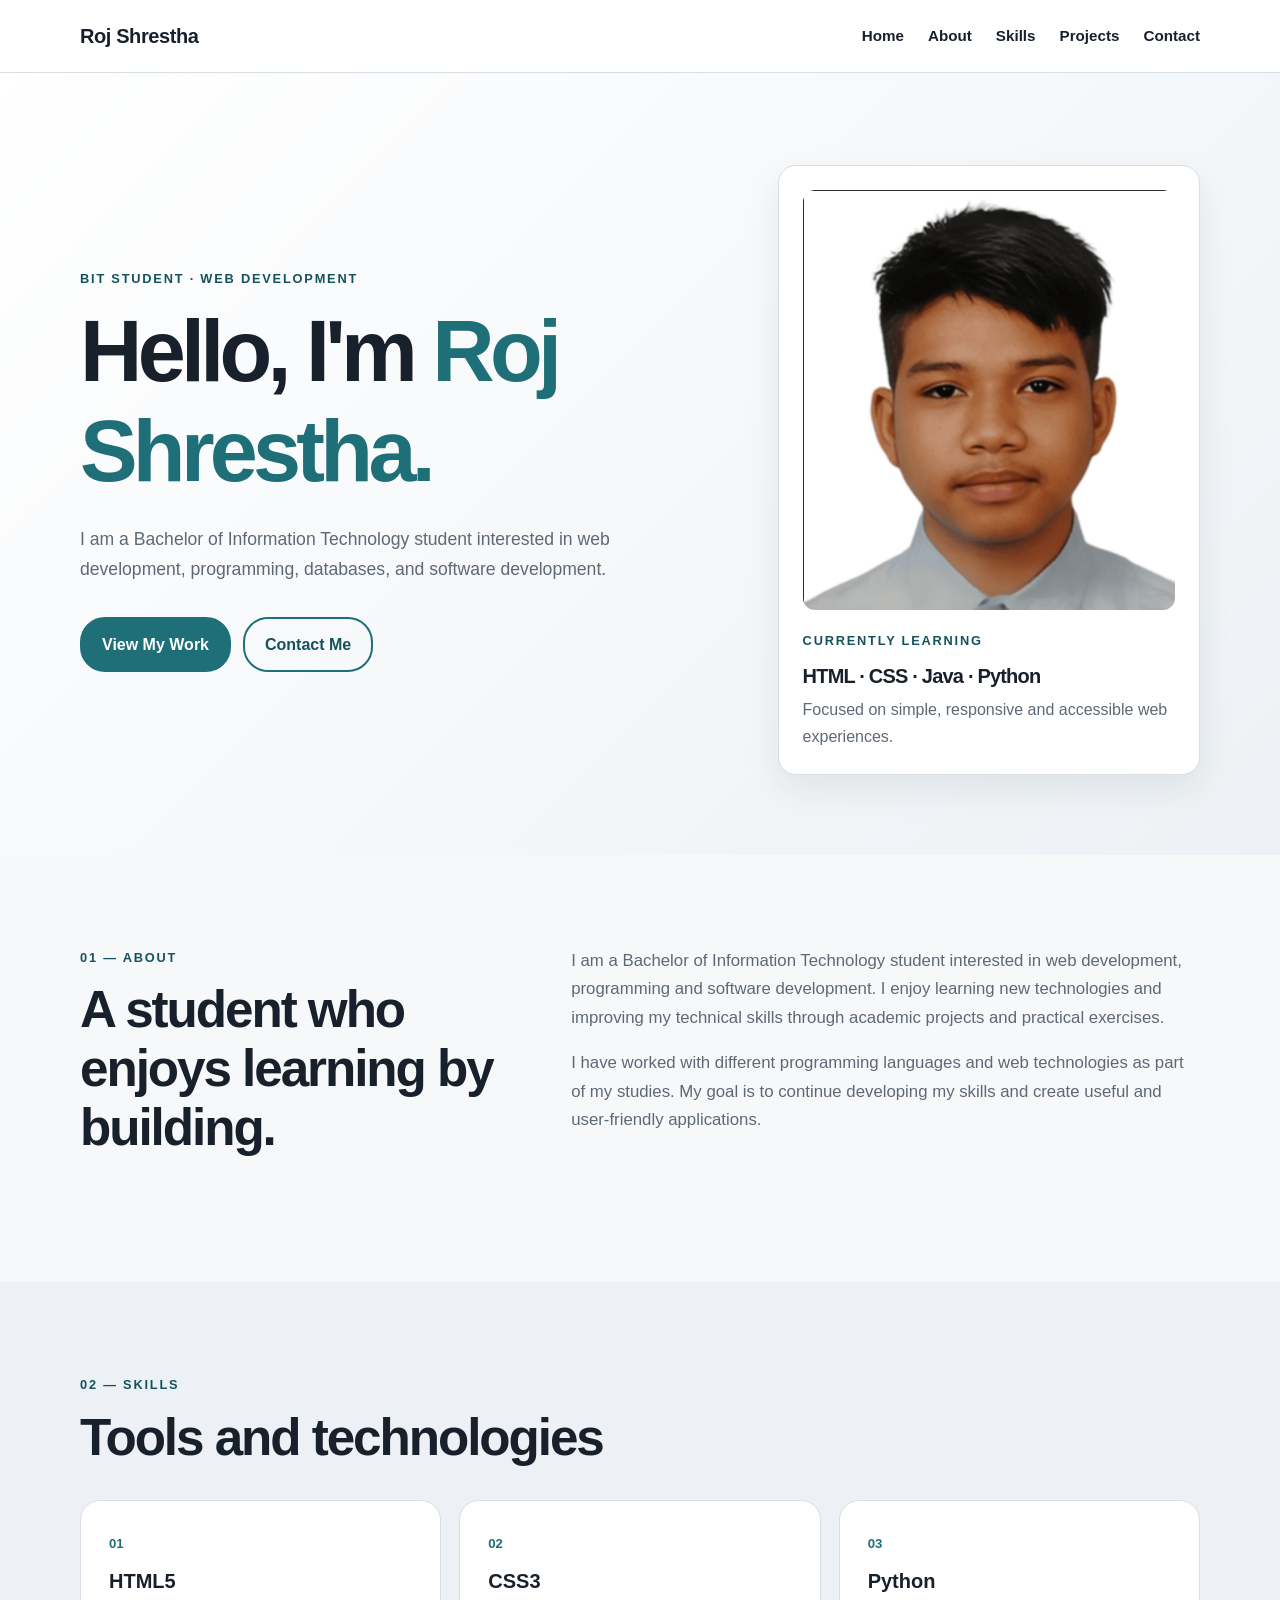
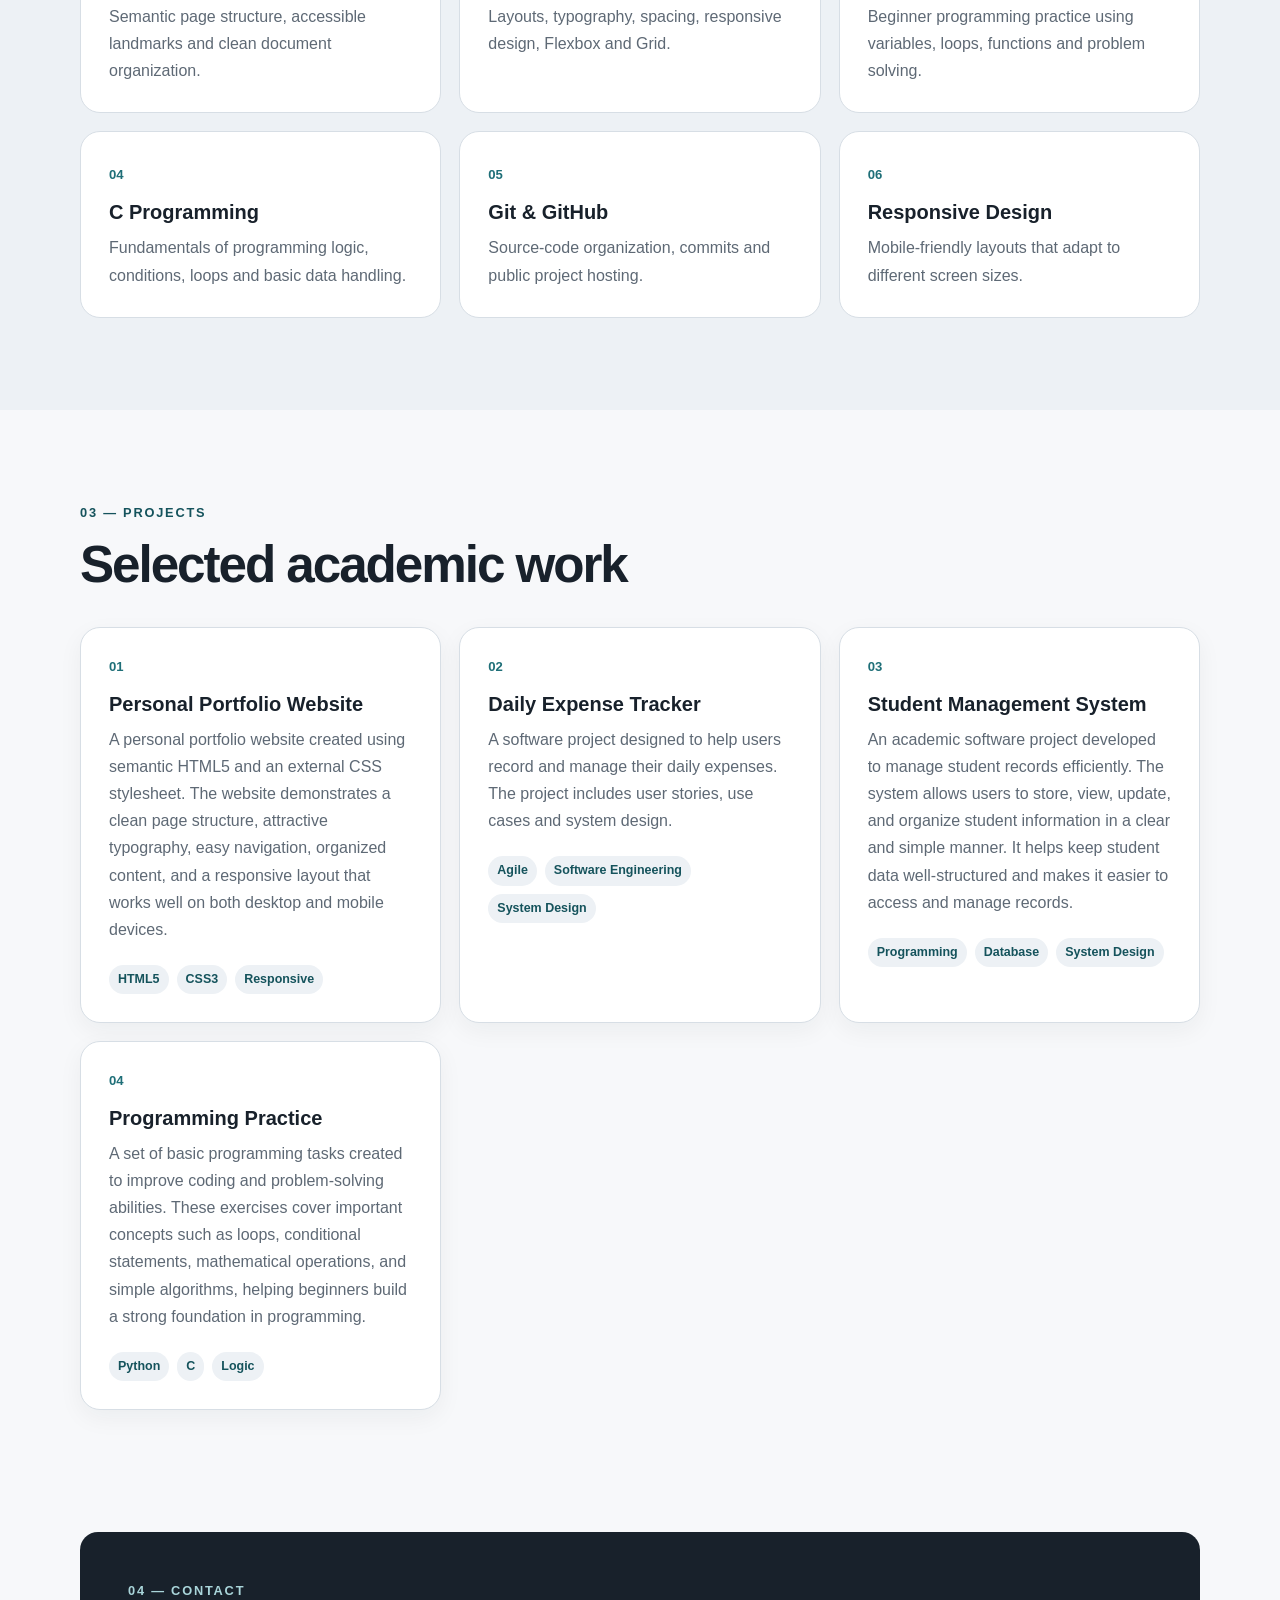
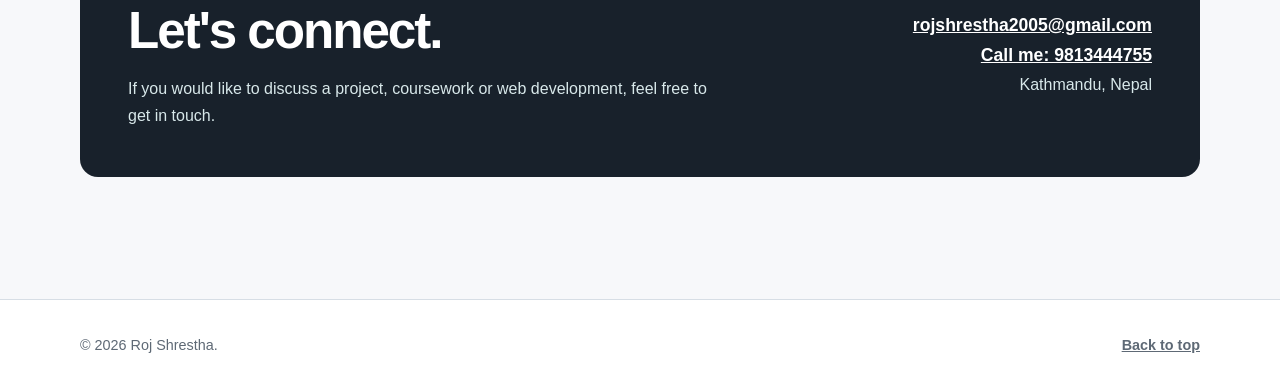
<file: index.html>
<!DOCTYPE html>
<html lang="en">

<head>
    <meta charset="UTF-8">
    <meta name="viewport" content="width=device-width, initial-scale=1.0">
    <meta name="description"
        content="Personal portfolio of Roj Shrestha, a BIT student interested in web development and programming.">

    <title>Roj Shrestha | Personal Portfolio</title>

    <link rel="stylesheet" href="style.css">
</head>

<body>

    <header class="site-header">
        <div class="container header-inner">

            <a class="brand" href="#home" aria-label="Roj Shrestha home">
                Roj Shrestha
            </a>

            <nav aria-label="Primary navigation">
                <ul class="nav-list">
                    <li><a href="#home">Home</a></li>
                    <li><a href="#about">About</a></li>
                    <li><a href="#skills">Skills</a></li>
                    <li><a href="#projects">Projects</a></li>
                    <li><a href="#contact">Contact</a></li>
                </ul>
            </nav>

        </div>
    </header>


    <main id="home">

        <section class="hero" aria-labelledby="hero-title">

            <div class="container hero-grid">

                <div class="hero-content">

                    <p class="eyebrow">
                        BIT Student · Web Development
                    </p>

                    <h1 id="hero-title">
                        Hello, I'm <span>Roj Shrestha.</span>
                    </h1>

                    <p class="hero-text">
                           I am a Bachelor of Information Technology student interested
                           in web development, programming, databases, and software
                           development.
                    </p>

                    <div class="hero-actions">

                        <a class="button button-primary" href="#projects">
                            View My Work
                        </a>

                        <a class="button button-secondary" href="#contact">
                            Contact Me
                        </a>

                    </div>

                </div>


                <div class="hero-card">

                    <div class="profile-image">
                        <img
                            src="Screenshot 2026-10-04 095912.jpg   "
                            alt="Portrait of Roj Shrestha"
                            width="900"
                            height="1355"
                        >
                    </div>

                    <div>
                        <p class="card-label">
                            Currently learning
                        </p>

                        <h2>
                            HTML · CSS · Java · Python
                        </h2>

                        <p>
                            Focused on simple, responsive and accessible
                            web experiences.
                        </p>
                    </div>

                </div>

            </div>

        </section>


        <section id="about" class="section" aria-labelledby="about-title">

            <div class="container two-column">

                <div>
                    <p class="section-kicker">
                        01 — About
                    </p>

                    <h2 id="about-title">
                        A student who enjoys learning by building.
                    </h2>
                </div>

                <div class="section-copy">

                    <p>
                        I am a Bachelor of Information Technology student interested in
                        web development, programming and software development. I enjoy
                        learning new technologies and improving my technical skills
                        through academic projects and practical exercises.

                    </p>

                    <p>
                           I have worked with different programming languages and web
                            technologies as part of my studies. My goal is to continue
                            developing my skills and create useful and user-friendly
                            applications.
                    </p>

                </div>

            </div>

        </section>


        <section id="skills" class="section section-soft"
            aria-labelledby="skills-title">

            <div class="container">

                <p class="section-kicker">
                    02 — Skills
                </p>

                <h2 id="skills-title">
                    Tools and technologies
                </h2>

                <div class="skills-grid">

                    <article class="skill-card">
                        <span>01</span>
                        <h3>HTML5</h3>
                        <p>
                            Semantic page structure, accessible landmarks
                            and clean document organization.
                        </p>
                    </article>

                    <article class="skill-card">
                        <span>02</span>
                        <h3>CSS3</h3>
                        <p>
                            Layouts, typography, spacing, responsive design,
                            Flexbox and Grid.
                        </p>
                    </article>

                    <article class="skill-card">
                        <span>03</span>
                        <h3>Python</h3>
                        <p>
                            Beginner programming practice using variables,
                            loops, functions and problem solving.
                        </p>
                    </article>

                    <article class="skill-card">
                        <span>04</span>
                        <h3>C Programming</h3>
                        <p>
                            Fundamentals of programming logic, conditions,
                            loops and basic data handling.
                        </p>
                    </article>

                    <article class="skill-card">
                        <span>05</span>
                        <h3>Git &amp; GitHub</h3>
                        <p>
                            Source-code organization, commits and public
                            project hosting.
                        </p>
                    </article>

                    <article class="skill-card">
                        <span>06</span>
                        <h3>Responsive Design</h3>
                        <p>
                            Mobile-friendly layouts that adapt to different
                            screen sizes.
                        </p>
                    </article>

                </div>

            </div>

        </section>


        <section id="projects" class="section"
            aria-labelledby="projects-title">

            <div class="container">

                <p class="section-kicker">
                    03 — Projects
                </p>

                <h2 id="projects-title">
                    Selected academic work
                </h2>

                <div class="projects-grid">

                    <article class="project-card">

                        <div class="project-number">
                            01
                        </div>

                        <h3>
                            Personal Portfolio Website
                        </h3>

                        <p>
                           A personal portfolio website created using semantic
                           HTML5 and an external CSS stylesheet. The website 
                           demonstrates a clean page structure, attractive typography,
                           easy navigation, organized content, and a responsive layout 
                           that works well on both desktop and mobile devices.

                        </p>

                        <ul class="tag-list">
                            <li>HTML5</li>
                            <li>CSS3</li>
                            <li>Responsive</li>
                        </ul>

                    </article>


                    <article class="project-card">

                        <div class="project-number">
                            02
                        </div>

                        <h3>
                            Daily Expense Tracker
                        </h3>

                        <p>
                            A software project designed to help users record and manage
                            their daily expenses. The project includes user stories,
                            use cases and system design.
                        </p>

                        <ul class="tag-list">
                        <li>Agile</li>
                        <li>Software Engineering</li>
                        <li>System Design</li>
                        </ul>

                    </article>


                    <article class="project-card">

                        <div class="project-number">
                            03
                        </div>

                        <h3>
                            Student Management System
                        </h3>

                        <p>
                           An academic software project developed to manage
                           student records efficiently. The system allows users 
                           to store, view, update, and organize student information 
                           in a clear and simple manner. It helps keep student data 
                           well-structured and makes it easier to access and manage records.

                        </p>

                        <ul class="tag-list">
                            <li>Programming</li>
                            <li>Database</li>
                            <li>System Design</li>
                        </ul>

                    </article>


                    <article class="project-card">

                        <div class="project-number">
                            04
                        </div>

                        <h3>
                            Programming Practice
                        </h3>

                        <p>
                            A set of basic programming tasks created to improve 
                            coding and problem-solving abilities. These exercises 
                            cover important concepts such as loops, conditional statements, 
                            mathematical operations, and simple algorithms, helping beginners 
                            build a strong foundation in programming.

                        </p>

                        <ul class="tag-list">
                            <li>Python</li>
                            <li>C</li>
                            <li>Logic</li>
                        </ul>

                    </article>

                </div>

            </div>

        </section>


        <section id="contact" class="section contact-section"
            aria-labelledby="contact-title">

            <div class="container contact-box">

                <div>

                    <p class="section-kicker">
                        04 — Contact
                    </p>

                    <h2 id="contact-title">
                        Let's connect.
                    </h2>

                    <p>
                        If you would like to discuss a project, coursework
                        or web development, feel free to get in touch.
                    </p>

                </div>

                <address>

                    <p>
                        <a href="mailto:rojshrestha2005@gmail.com">
                            rojshrestha2005@gmail.com
                        </a>
                    </p>

                    <p>
                        <a href="tel:9813444755">
                            Call me: 9813444755
                        </a>
                    </p>

                    <p>
                        Kathmandu, Nepal
                    </p>

                </address>

            </div>

        </section>

    </main>


    <footer class="site-footer">

        <div class="container footer-inner">

            <p>
                &copy; 2026 Roj Shrestha.
            </p>

            <a href="#home">
                Back to top
            </a>

        </div>

    </footer>

</body>

</html>
</file>
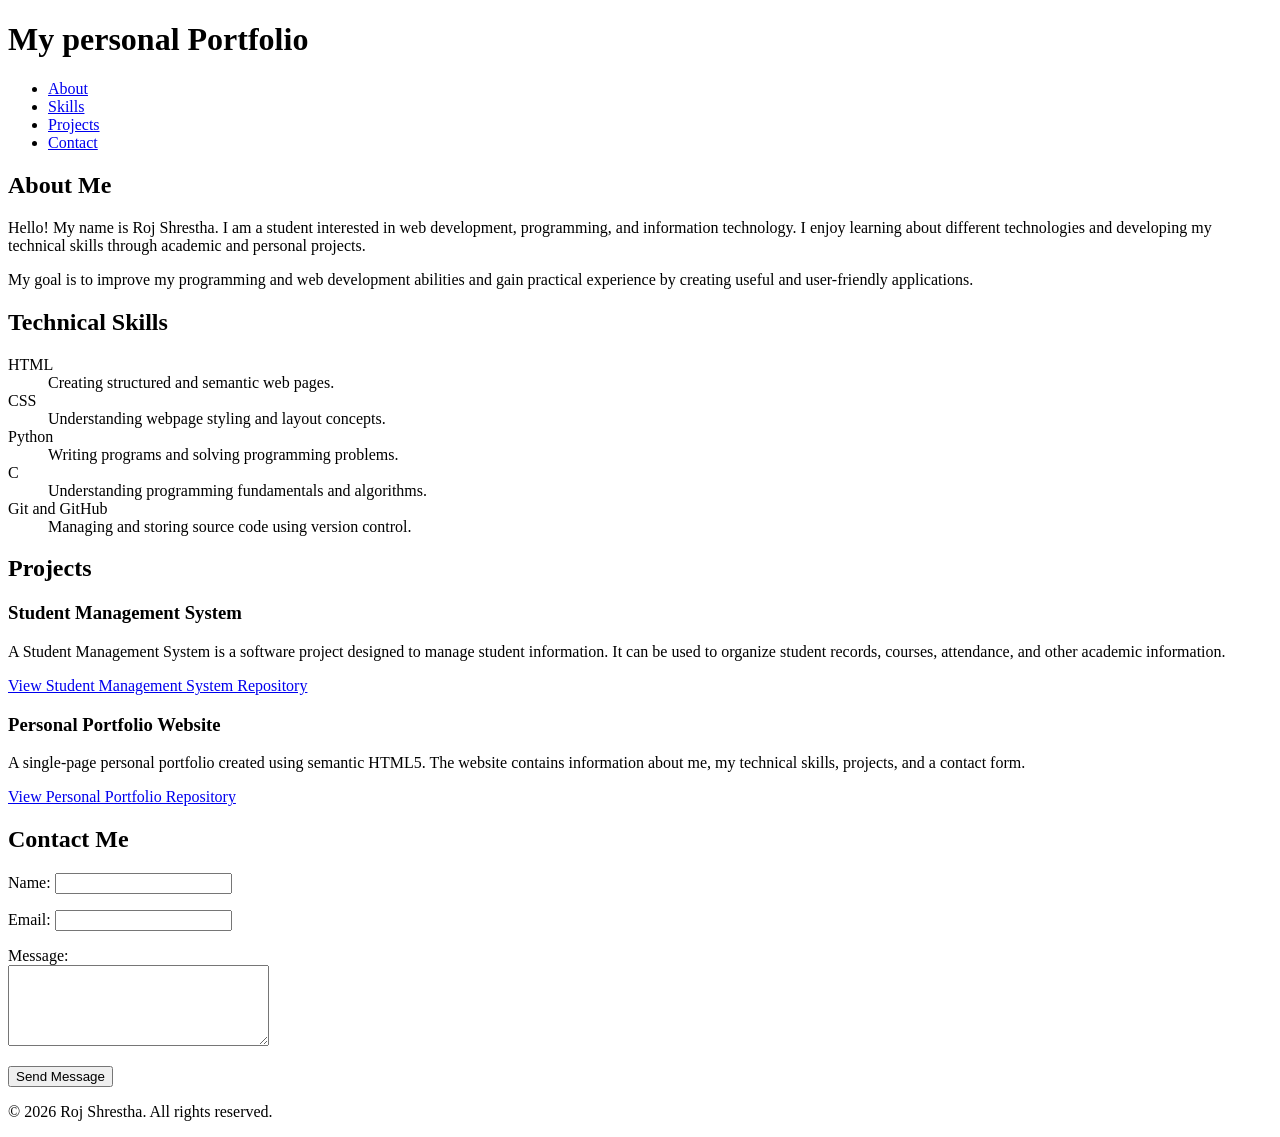
<file: personal-portfolio/index.html>
<!DOCTYPE html>

<html lang="en">
<head>
    <meta charset="UTF-8">
    <meta name="viewport" content="width=device-width, initial-scale=1.0">
    <title>Personal Portfolio</title>
</head>

<body>

    <header>
        <h1>My personal Portfolio</h1>
    
    <nav>
        <ul>
            <li><a href="#about">About</a></li>
            <li><a href="#skills">Skills</a></li>
            <li><a href="#projects">Projects</a></li>
            <li><a href="#contact">Contact</a></li>
        </ul>
    </nav>
</header>

<main>

    <section id="about">
        <h2>About Me</h2>

        <p>
            Hello! My name is Roj Shrestha. I am a student interested in
            web development, programming, and information technology.
            I enjoy learning about different technologies and developing
            my technical skills through academic and personal projects.
        </p>

        <p>
            My goal is to improve my programming and web development
            abilities and gain practical experience by creating useful
            and user-friendly applications.
        </p>
    </section>

    <section id="skills">
        <h2>Technical Skills</h2>

        <dl>
            <dt>HTML</dt>
            <dd>Creating structured and semantic web pages.</dd>

            <dt>CSS</dt>
            <dd>Understanding webpage styling and layout concepts.</dd>

            <dt>Python</dt>
            <dd>Writing programs and solving programming problems.</dd>

            <dt>C</dt>
            <dd>Understanding programming fundamentals and algorithms.</dd>

            <dt>Git and GitHub</dt>
            <dd>Managing and storing source code using version control.</dd>
        </dl>
    </section>

    <section id="projects">
        <h2>Projects</h2>

        <article>
            <h3>Student Management System</h3>

            <p>
                A Student Management System is a software project designed
                to manage student information. It can be used to organize
                student records, courses, attendance, and other academic
                information.
            </p>

            <p>
                <a href="https://github.com/Rojxtha/student-management">
                    View Student Management System Repository
                </a>
            </p>
        </article>

        <article>
            <h3>Personal Portfolio Website</h3>

            <p>
                A single-page personal portfolio created using semantic
                HTML5. The website contains information about me, my
                technical skills, projects, and a contact form.
            </p>

            <p>
                <a href="https://github.com/YOUR-USERNAME/personal-portfolio">
                    View Personal Portfolio Repository
                </a>
            </p>
        </article>
    </section>

    <section id="contact">
        <h2>Contact Me</h2>

        <form action="#" method="post">

            <p>
                <label for="name">Name:</label>
                <input type="text" id="name" name="name" required>
            </p>

            <p>
                <label for="email">Email:</label>
                <input type="email" id="email" name="email" required>
            </p>

            <p>
                <label for="message">Message:</label>
                <br>
                <textarea id="message"
                          name="message"
                          rows="5"
                          cols="30"
                          required></textarea>
            </p>

            <p>
                <button type="submit">Send Message</button>
            </p>

        </form>
    </section>

</main>

<footer>
    <p>&copy; 2026 Roj Shrestha. All rights reserved.</p>
</footer>


</body>
</html>
</file>
<file: style.css>
:root {
    --ink: #18212b;
    --muted: #5e6975;
    --paper: #f7f8fa;
    --white: #ffffff;
    --panel: #edf1f5;
    --accent: #1f6f78;
    --accent-dark: #15535c;
    --line: #d7dee5;
    --shadow: 0 14px 35px rgba(24, 33, 43, 0.08);
}

* {
    box-sizing: border-box;
}

html {
    scroll-behavior: smooth;
}

body {
    margin: 0;
    font-family: Arial, Helvetica, sans-serif;
    color: var(--ink);
    background: var(--paper);
    line-height: 1.7;
}

a {
    color: inherit;
}

img {
    display: block;
    max-width: 100%;
}

.container {
    width: min(1120px, 92%);
    margin-inline: auto;
}

.site-header {
    position: sticky;
    top: 0;
    z-index: 10;
    background: rgba(255, 255, 255, 0.96);
    border-bottom: 1px solid var(--line);
}

.header-inner,
.footer-inner {
    min-height: 72px;
    display: flex;
    align-items: center;
    justify-content: space-between;
    gap: 24px;
}

.brand {
    font-size: 1.25rem;
    font-weight: 800;
    text-decoration: none;
    letter-spacing: -0.02em;
}

.nav-list {
    display: flex;
    flex-wrap: wrap;
    gap: 24px;
    list-style: none;
    margin: 0;
    padding: 0;
}

.nav-list a {
    text-decoration: none;
    font-size: 0.95rem;
    font-weight: 700;
}

.nav-list a:hover,
.nav-list a:focus {
    color: var(--accent);
}

.hero {
    padding: 92px 0 80px;
    background: linear-gradient(135deg, var(--white), var(--panel));
}

.hero-grid {
    display: grid;
    grid-template-columns: 1.2fr 0.8fr;
    align-items: center;
    gap: 64px;
}

.eyebrow,
.section-kicker,
.card-label {
    color: var(--accent-dark);
    font-size: 0.8rem;
    font-weight: 800;
    letter-spacing: 0.14em;
    text-transform: uppercase;
}

h1,
h2,
h3,
p {
    margin-top: 0;
}

h1,
h2,
h3 {
    line-height: 1.15;
}

h1 {
    max-width: 760px;
    margin-bottom: 24px;
    font-size: clamp(2.7rem, 7vw, 5.4rem);
    letter-spacing: -0.055em;
}

h1 span {
    color: var(--accent);
}

.hero-text {
    max-width: 680px;
    margin-bottom: 32px;
    color: var(--muted);
    font-size: 1.1rem;
}

.hero-actions {
    display: flex;
    flex-wrap: wrap;
    gap: 12px;
}

.button {
    display: inline-block;
    padding: 12px 20px;
    border: 2px solid var(--accent);
    border-radius: 25px;
    font-weight: 800;
    text-decoration: none;
    transition: transform 160ms ease, background 160ms ease;
}

.button:hover,
.button:focus {
    transform: translateY(-2px);
}

.button-primary {
    color: var(--white);
    background: var(--accent);
}

.button-primary:hover,
.button-primary:focus {
    background: var(--accent-dark);
}

.button-secondary {
    color: var(--accent-dark);
    background: transparent;
}

.hero-card {
    padding: 24px;
    border: 1px solid var(--line);
    border-radius: 18px;
    background: var(--white);
    box-shadow: var(--shadow);
}

.hero-card img {
    width: 100%;
    height: auto;
    max-height: 420px;
    aspect-ratio: 9 / 13.55;
    object-fit: cover;
    object-position: top center;
    border-radius: 12px;
    margin-bottom: 20px;
}

.hero-card h2 {
    margin-bottom: 8px;
    font-size: 1.25rem;
}

.hero-card p:last-child {
    margin-bottom: 0;
    color: var(--muted);
}

.section {
    padding: 92px 0;
}

.section-soft {
    background: var(--panel);
}

.two-column {
    display: grid;
    grid-template-columns: 0.8fr 1.2fr;
    gap: 72px;
}

section h2 {
    max-width: 720px;
    margin-bottom: 32px;
    font-size: clamp(2rem, 4vw, 3.3rem);
    letter-spacing: -0.04em;
}

.section-copy {
    color: var(--muted);
    font-size: 1.05rem;
}

.section-copy p:last-child {
    margin-bottom: 0;
}

.skills-grid,
.projects-grid {
    display: grid;
    grid-template-columns: repeat(3, 1fr);
    gap: 18px;
}

.skill-card,
.project-card {
    padding: 28px;
    border: 1px solid var(--line);
    border-radius: 20px;
    background: var(--white);
}

.skill-card span,
.project-number {
    color: var(--accent);
    font-weight: 800;
    font-size: 0.82rem;
}

.skill-card h3,
.project-card h3 {
    margin: 14px 0 10px;
    font-size: 1.25rem;
}

.skill-card p,
.project-card p {
    margin-bottom: 0;
    color: var(--muted);
}

.project-card {
    box-shadow: 0 8px 24px rgba(24, 33, 43, 0.05);
}

.tag-list {
    display: flex;
    flex-wrap: wrap;
    gap: 8px;
    list-style: none;
    margin: 22px 0 0;
    padding: 0;
}

.tag-list li {
    padding: 4px 9px;
    border-radius: 999px;
    background: var(--panel);
    color: var(--accent-dark);
    font-size: 0.78rem;
    font-weight: 800;
}

.contact-section {
    padding-top: 30px;
}

.contact-box {
    display: grid;
    grid-template-columns: 1fr auto;
    gap: 40px;
    align-items: center;
    padding: 48px;
    border-radius: 18px;
    background: var(--ink);
    color: var(--white);
}

.contact-box .section-kicker {
    color: #a9d5da;
}

.contact-box h2 {
    margin-bottom: 14px;
}

.contact-box p {
    max-width: 600px;
    margin-bottom: 0;
    color: #d8e8ea;
}

.contact-box address {
    font-style: normal;
    text-align: right;
}

.contact-box address a {
    color: var(--white);
    font-size: 1.1rem;
    font-weight: 800;
}

.site-footer {
    margin-top: 30px;
    border-top: 1px solid var(--line);
    background: var(--white);
}

.footer-inner {
    min-height: 90px;
    color: var(--muted);
    font-size: 0.9rem;
}

.footer-inner p {
    margin-bottom: 0;
}

.footer-inner a {
    font-weight: 700;
}


/* Tablet */

@media (max-width: 850px) {

    .header-inner {
        flex-direction: column;
        justify-content: center;
        padding: 16px 0;
    }

    .hero {
        padding-top: 64px;
    }

    .hero-grid,
    .two-column {
        grid-template-columns: 1fr;
        gap: 42px;
    }

    .hero-card {
        max-width: 460px;
    }

    .skills-grid,
    .projects-grid {
        grid-template-columns: repeat(2, 1fr);
    }

    .contact-box {
        grid-template-columns: 1fr;
    }

    .contact-box address {
        text-align: left;
    }
}


/* Mobile */

@media (max-width: 560px) {

    .nav-list {
        justify-content: center;
        gap: 10px 16px;
    }

    .hero {
        padding: 52px 0 56px;
    }

    .section {
        padding: 64px 0;
    }

    .skills-grid,
    .projects-grid {
        grid-template-columns: 1fr;
    }

    .hero-actions {
        flex-direction: column;
        align-items: stretch;
    }

    .button {
        text-align: center;
    }

    .contact-box {
        padding: 30px 24px;
    }

    .footer-inner {
        flex-direction: column;
        justify-content: center;
        padding: 20px 0;
        text-align: center;
    }
}
</file>
